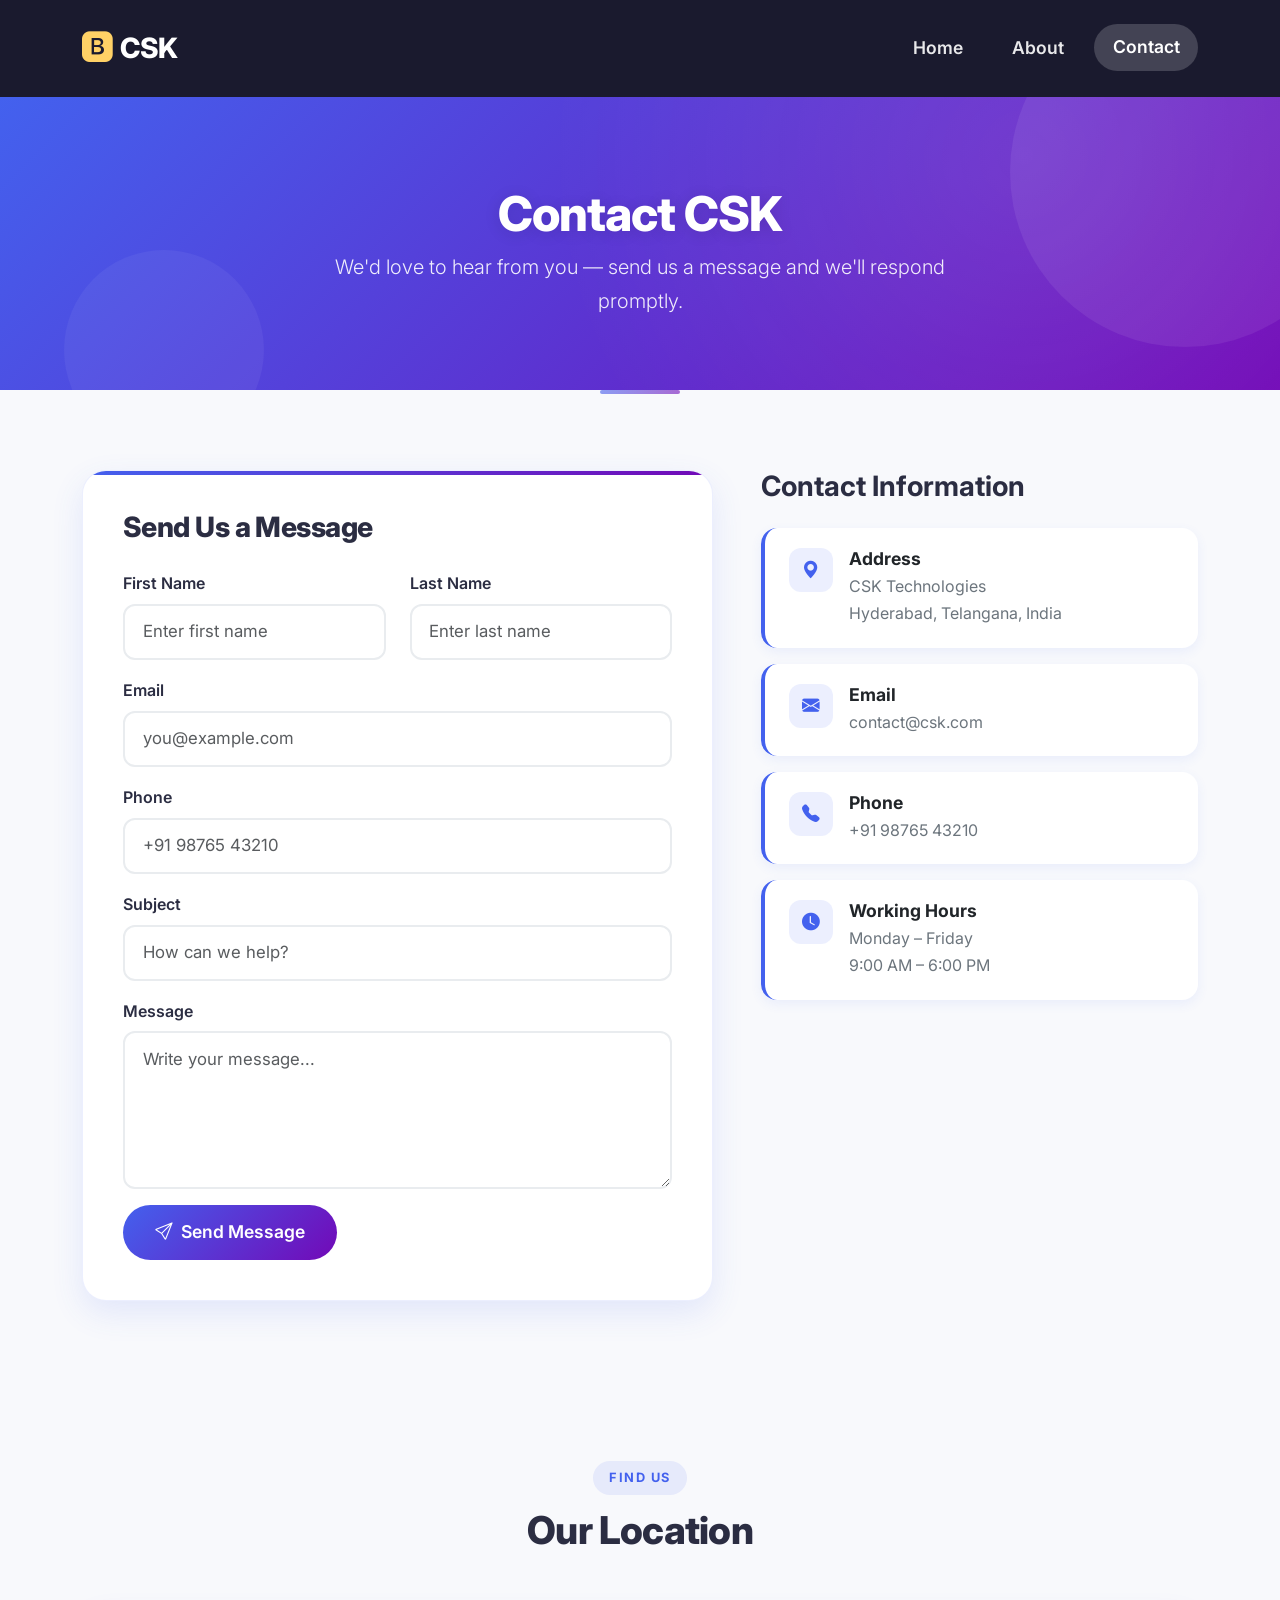
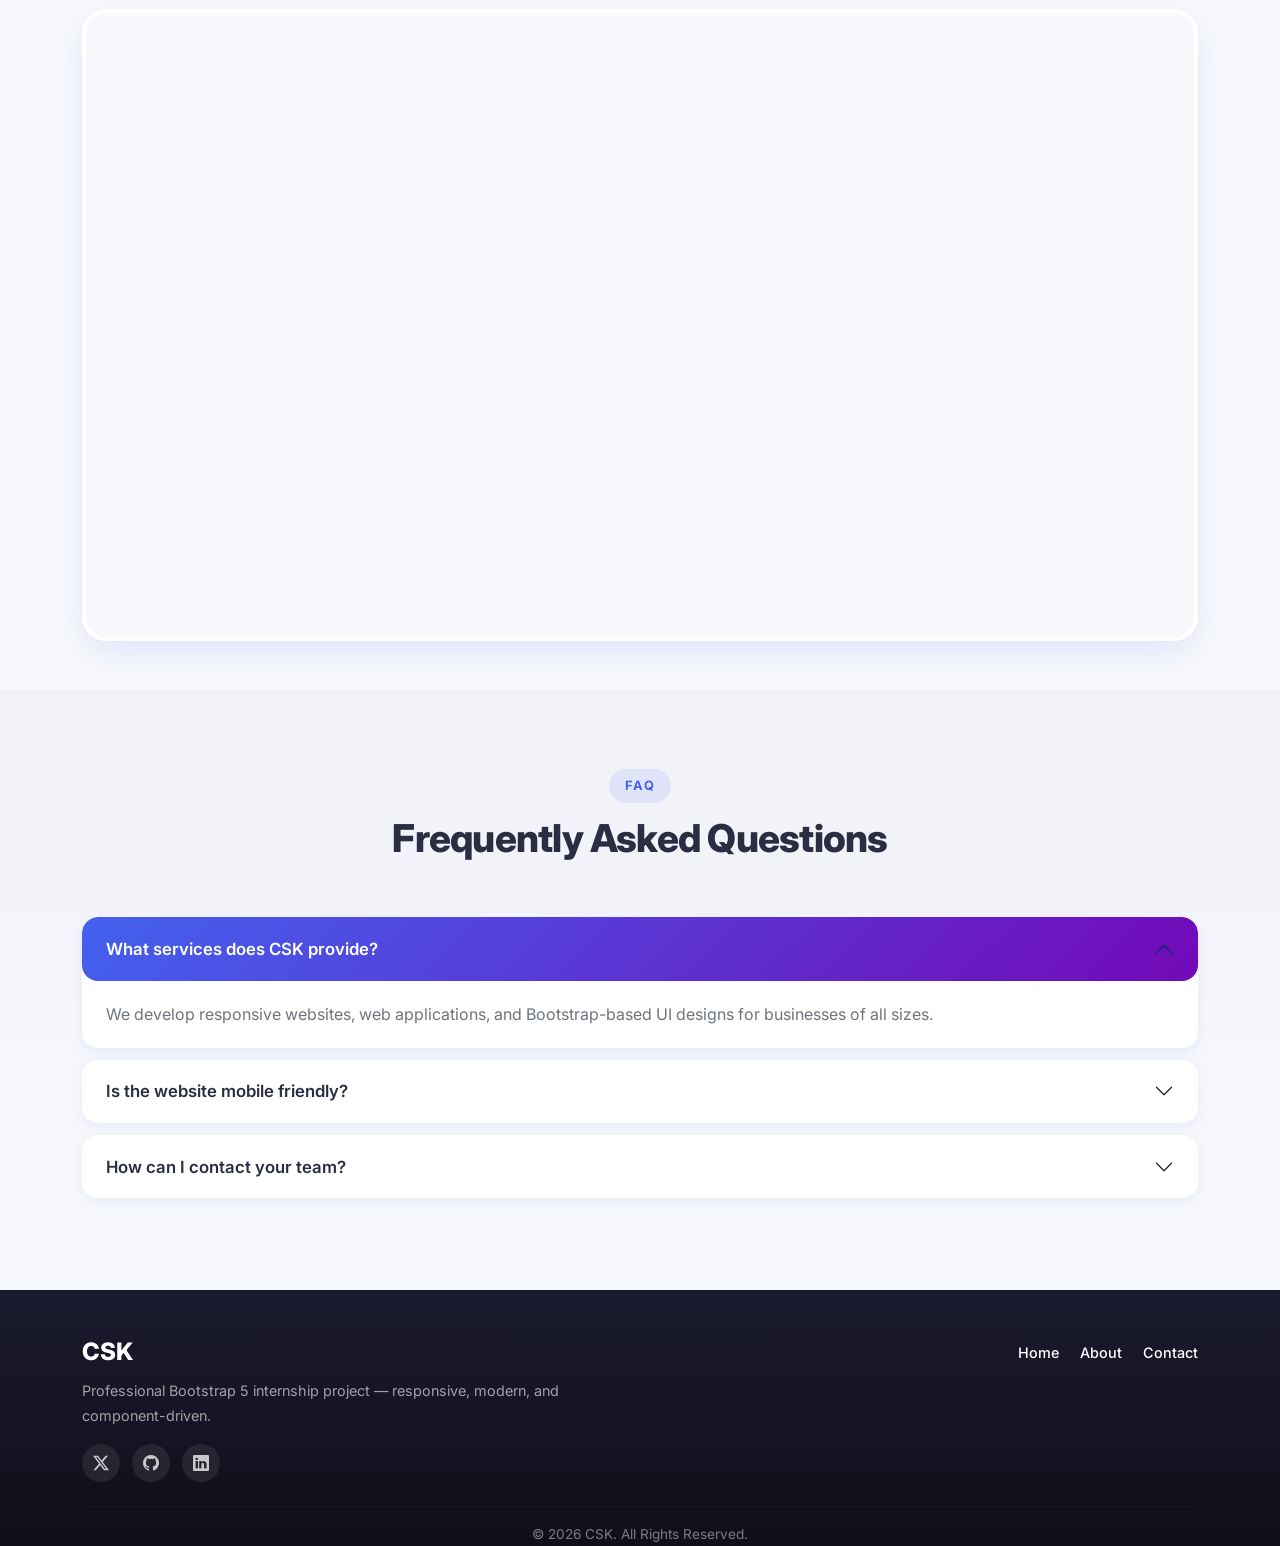
<file: contact.html>
<!DOCTYPE html>
<html lang="en">

<head>
    <meta charset="UTF-8">
    <meta name="viewport" content="width=device-width, initial-scale=1.0">
    <title>Contact | CSK — Bootstrap 5 UI Project</title>

    <link href="https://cdn.jsdelivr.net/npm/bootstrap@5.3.7/dist/css/bootstrap.min.css" rel="stylesheet">
    <link rel="stylesheet" href="https://cdn.jsdelivr.net/npm/bootstrap-icons@1.11.3/font/bootstrap-icons.min.css">
    <link rel="stylesheet" href="css/style.css">
</head>

<body class="contact-page">

    <!-- Navbar -->
    <nav class="navbar navbar-expand-lg navbar-dark sticky-top">
        <div class="container">
            <a class="navbar-brand" href="index.html">
                <i class="bi bi-bootstrap-fill"></i> CSK
            </a>

            <button class="navbar-toggler" type="button" data-bs-toggle="collapse" data-bs-target="#navbar">
                <span class="navbar-toggler-icon"></span>
            </button>

            <div class="collapse navbar-collapse" id="navbar">
                <ul class="navbar-nav ms-auto">
                    <li class="nav-item">
                        <a class="nav-link" href="index.html">Home</a>
                    </li>
                    <li class="nav-item">
                        <a class="nav-link" href="about.html">About</a>
                    </li>
                    <li class="nav-item">
                        <a class="nav-link active" href="contact.html">Contact</a>
                    </li>
                </ul>
            </div>
        </div>
    </nav>

    <!-- Page Hero -->
    <section class="page-hero text-center">
        <div class="container">
            <h1>Contact CSK</h1>
            <p class="lead">We'd love to hear from you — send us a message and we'll respond promptly.</p>
        </div>
    </section>

    <!-- Contact Form & Info -->
    <section class="content-section">
        <div class="container">
            <div class="row g-5">
                <div class="col-lg-7">
                    <div class="contact-form-wrap">
                        <h2>Send Us a Message</h2>
                        <form id="contactForm" novalidate>
                            <div class="row">
                                <div class="col-md-6 mb-3">
                                    <label class="form-label" for="firstName">First Name</label>
                                    <input type="text" class="form-control" id="firstName" placeholder="Enter first name" required>
                                    <div class="invalid-feedback">Please enter your first name.</div>
                                </div>
                                <div class="col-md-6 mb-3">
                                    <label class="form-label" for="lastName">Last Name</label>
                                    <input type="text" class="form-control" id="lastName" placeholder="Enter last name" required>
                                    <div class="invalid-feedback">Please enter your last name.</div>
                                </div>
                            </div>

                            <div class="mb-3">
                                <label class="form-label" for="email">Email</label>
                                <input type="email" class="form-control" id="email" placeholder="you@example.com" required>
                                <div class="invalid-feedback">Please enter a valid email address.</div>
                            </div>

                            <div class="mb-3">
                                <label class="form-label" for="phone">Phone</label>
                                <input type="tel" class="form-control" id="phone" placeholder="+91 98765 43210">
                            </div>

                            <div class="mb-3">
                                <label class="form-label" for="subject">Subject</label>
                                <input type="text" class="form-control" id="subject" placeholder="How can we help?">
                            </div>

                            <div class="mb-3">
                                <label class="form-label" for="message">Message</label>
                                <textarea class="form-control" id="message" rows="5" placeholder="Write your message..." required></textarea>
                                <div class="invalid-feedback">Please enter your message.</div>
                            </div>

                            <button type="submit" class="btn btn-primary btn-lg">
                                <i class="bi bi-send me-2"></i>Send Message
                            </button>
                        </form>
                    </div>
                </div>

                <div class="col-lg-5">
                    <h2 class="fw-bold mb-4">Contact Information</h2>

                    <div class="card contact-info-card">
                        <div class="card-body">
                            <div class="info-icon"><i class="bi bi-geo-alt-fill"></i></div>
                            <div>
                                <h5>Address</h5>
                                <p>CSK Technologies<br>Hyderabad, Telangana, India</p>
                            </div>
                        </div>
                    </div>

                    <div class="card contact-info-card">
                        <div class="card-body">
                            <div class="info-icon"><i class="bi bi-envelope-fill"></i></div>
                            <div>
                                <h5>Email</h5>
                                <p>contact@csk.com</p>
                            </div>
                        </div>
                    </div>

                    <div class="card contact-info-card">
                        <div class="card-body">
                            <div class="info-icon"><i class="bi bi-telephone-fill"></i></div>
                            <div>
                                <h5>Phone</h5>
                                <p>+91 98765 43210</p>
                            </div>
                        </div>
                    </div>

                    <div class="card contact-info-card">
                        <div class="card-body">
                            <div class="info-icon"><i class="bi bi-clock-fill"></i></div>
                            <div>
                                <h5>Working Hours</h5>
                                <p>Monday – Friday<br>9:00 AM – 6:00 PM</p>
                            </div>
                        </div>
                    </div>
                </div>
            </div>
        </div>
    </section>

    <!-- Map -->
    <section class="pb-5">
        <div class="container">
            <div class="section-header">
                <span class="section-label">Find Us</span>
                <h2>Our Location</h2>
            </div>
            <div class="map-wrap ratio ratio-16x9">
                <iframe src="https://www.google.com/maps?q=Hyderabad&output=embed" allowfullscreen loading="lazy"
                    title="CSK office location on Google Maps"></iframe>
            </div>
        </div>
    </section>

    <!-- FAQ -->
    <section class="bg-light">
        <div class="container">
            <div class="section-header">
                <span class="section-label">FAQ</span>
                <h2>Frequently Asked Questions</h2>
            </div>

            <div class="accordion" id="faq">
                <div class="accordion-item">
                    <h2 class="accordion-header">
                        <button class="accordion-button" type="button" data-bs-toggle="collapse" data-bs-target="#faqOne">
                            What services does CSK provide?
                        </button>
                    </h2>
                    <div id="faqOne" class="accordion-collapse collapse show" data-bs-parent="#faq">
                        <div class="accordion-body">
                            We develop responsive websites, web applications, and Bootstrap-based UI designs for businesses of all sizes.
                        </div>
                    </div>
                </div>

                <div class="accordion-item">
                    <h2 class="accordion-header">
                        <button class="accordion-button collapsed" type="button" data-bs-toggle="collapse" data-bs-target="#faqTwo">
                            Is the website mobile friendly?
                        </button>
                    </h2>
                    <div id="faqTwo" class="accordion-collapse collapse" data-bs-parent="#faq">
                        <div class="accordion-body">
                            Yes. Every page is built using Bootstrap 5 and works perfectly on desktop, tablet, and mobile devices.
                        </div>
                    </div>
                </div>

                <div class="accordion-item">
                    <h2 class="accordion-header">
                        <button class="accordion-button collapsed" type="button" data-bs-toggle="collapse" data-bs-target="#faqThree">
                            How can I contact your team?
                        </button>
                    </h2>
                    <div id="faqThree" class="accordion-collapse collapse" data-bs-parent="#faq">
                        <div class="accordion-body">
                            Use the contact form above or email us at contact@csk.com anytime during working hours.
                        </div>
                    </div>
                </div>
            </div>
        </div>
    </section>

    <!-- Success Modal -->
    <div class="modal fade" id="successModal" tabindex="-1" aria-hidden="true">
        <div class="modal-dialog modal-dialog-centered">
            <div class="modal-content" style="border-radius: 16px; border: none;">
                <div class="modal-body text-center p-5">
                    <div class="icon-circle success mx-auto mb-3" style="width: 64px; height: 64px;">
                        <i class="bi bi-check-lg fs-4"></i>
                    </div>
                    <h4 class="fw-bold mb-2">Message Sent!</h4>
                    <p class="text-muted mb-4">Thank you for reaching out. We'll get back to you shortly.</p>
                    <button type="button" class="btn btn-primary" data-bs-dismiss="modal">Close</button>
                </div>
            </div>
        </div>
    </div>

    <!-- Footer -->
    <footer class="bg-dark text-white">
        <div class="container">
            <div class="row align-items-start">
                <div class="col-md-6">
                    <h4>CSK</h4>
                    <p>Professional Bootstrap 5 internship project — responsive, modern, and component-driven.</p>
                    <div class="footer-social">
                        <a href="#" aria-label="Twitter"><i class="bi bi-twitter-x"></i></a>
                        <a href="#" aria-label="GitHub"><i class="bi bi-github"></i></a>
                        <a href="#" aria-label="LinkedIn"><i class="bi bi-linkedin"></i></a>
                    </div>
                </div>
                <div class="col-md-6 text-md-end">
                    <a href="index.html" class="text-white text-decoration-none me-3">Home</a>
                    <a href="about.html" class="text-white text-decoration-none me-3">About</a>
                    <a href="contact.html" class="text-white text-decoration-none">Contact</a>
                </div>
            </div>
            <hr>
            <div class="text-center footer-bottom">
                &copy; 2026 CSK. All Rights Reserved.
            </div>
        </div>
    </footer>

    <script src="https://cdn.jsdelivr.net/npm/bootstrap@5.3.7/dist/js/bootstrap.bundle.min.js"></script>
    <script src="js/script.js"></script>
</body>

</html>
</file>
<file: css/style.css>
/* ===================================================
   DESIGN TOKENS
=================================================== */
@import url('https://fonts.googleapis.com/css2?family=Inter:wght@300;400;500;600;700;800&display=swap');

:root {
    --primary: #4361ee;
    --primary-dark: #3a0ca3;
    --secondary: #7209b7;
    --accent: #f72585;
    --success: #06d6a0;
    --warning: #ffd166;
    --dark: #1a1a2e;
    --text: #2b2d42;
    --text-muted: #6c757d;
    --bg: #f8f9fc;
    --white: #ffffff;
    --gradient: linear-gradient(135deg, var(--primary) 0%, var(--secondary) 100%);
    --gradient-dark: linear-gradient(135deg, var(--primary-dark) 0%, var(--secondary) 100%);
    --navbar-bg: #1a1a2e;
    --footer-bg: linear-gradient(180deg, #1a1a2e 0%, #0f0f1a 100%);
    --hero-bg: var(--gradient);
    --shadow-sm: 0 4px 12px rgba(67, 97, 238, 0.08);
    --shadow-md: 0 12px 32px rgba(67, 97, 238, 0.12);
    --shadow-lg: 0 20px 50px rgba(67, 97, 238, 0.18);
    --radius: 16px;
    --radius-lg: 24px;
    --transition: 0.35s cubic-bezier(0.4, 0, 0.2, 1);
}

/* ===================================================
   GLOBAL RESET & BASE
=================================================== */
*,
*::before,
*::after {
    margin: 0;
    padding: 0;
    box-sizing: border-box;
}

html {
    scroll-behavior: smooth;
}

body {
    font-family: 'Inter', system-ui, -apple-system, sans-serif;
    background: var(--bg);
    color: var(--text);
    line-height: 1.7;
    overflow-x: hidden;
}

::selection {
    background: var(--primary);
    color: var(--white);
}

img {
    max-width: 100%;
    height: auto;
    transition: transform var(--transition);
}

a {
    text-decoration: none;
    transition: color var(--transition);
}

/* ===================================================
   NAVBAR
=================================================== */
.navbar {
    padding: 1.1rem 0;
    background: var(--navbar-bg) !important;
    box-shadow: none !important;
    transition: padding var(--transition);
}

.navbar.bg-primary {
    background: var(--navbar-bg) !important;
}

.navbar.scrolled {
    padding: 0.75rem 0;
    box-shadow: none !important;
}

.navbar-brand {
    font-size: 1.75rem;
    font-weight: 800;
    letter-spacing: -0.02em;
    display: flex;
    align-items: center;
    gap: 0.55rem;
}

.navbar-brand i {
    font-size: 1.9rem;
    color: var(--warning);
}

.navbar-nav .nav-link {
    font-size: 1.1rem;
    font-weight: 600;
    margin-left: 0.75rem;
    padding: 0.55rem 1.15rem !important;
    border-radius: 50px;
    color: rgba(255, 255, 255, 0.9) !important;
    transition: background var(--transition), color var(--transition), transform var(--transition);
}

.navbar-nav .nav-link:hover,
.navbar-nav .nav-link.active {
    background: rgba(255, 255, 255, 0.18);
    color: var(--white) !important;
    transform: translateY(-1px);
}

.navbar-toggler {
    border: 2px solid rgba(255, 255, 255, 0.4);
    padding: 0.4rem 0.6rem;
}

.navbar-toggler:focus {
    box-shadow: 0 0 0 3px rgba(255, 255, 255, 0.25);
}

/* ===================================================
   HERO — HOME
=================================================== */
.hero {
    min-height: 88vh;
    padding: 5rem 0 5rem;
    display: flex;
    align-items: center;
    background:
        radial-gradient(circle at 15% 85%, rgba(255, 255, 255, 0.1) 0%, transparent 45%),
        radial-gradient(circle at 85% 15%, rgba(255, 255, 255, 0.12) 0%, transparent 40%),
        var(--hero-bg);
    color: var(--white);
    position: relative;
    overflow: hidden;
}

.hero::before,
.hero::after {
    content: "";
    position: absolute;
    border-radius: 50%;
    background: rgba(255, 255, 255, 0.07);
    pointer-events: none;
    z-index: 0;
}

.hero::before {
    width: 500px;
    height: 500px;
    top: -200px;
    right: -150px;
    animation: float 8s ease-in-out infinite;
}

.hero::after {
    width: 350px;
    height: 350px;
    bottom: -120px;
    left: -100px;
    animation: float 10s ease-in-out infinite reverse;
}

.hero .container {
    position: relative;
    z-index: 1;
}

.hero h1 {
    font-size: clamp(2.2rem, 5vw, 3.6rem);
    font-weight: 800;
    line-height: 1.12;
    letter-spacing: -0.03em;
    margin-bottom: 1.25rem;
    text-shadow: 0 2px 20px rgba(0, 0, 0, 0.15);
}

.hero .lead {
    color: rgba(255, 255, 255, 0.92);
    font-size: 1.2rem;
    max-width: 540px;
    margin-bottom: 2.25rem;
    line-height: 1.75;
}

.hero-img-wrap {
    position: relative;
}

.hero-img-wrap::before {
    content: "";
    position: absolute;
    inset: -12px;
    border-radius: var(--radius-lg);
    background: rgba(255, 255, 255, 0.12);
    transform: rotate(3deg);
    z-index: 0;
}

.hero img {
    position: relative;
    z-index: 1;
    border-radius: var(--radius-lg);
    box-shadow: 0 25px 60px rgba(0, 0, 0, 0.3);
}

.hero img:hover {
    transform: translateY(-8px) scale(1.01);
}

.hero-badge {
    display: inline-flex;
    align-items: center;
    gap: 0.5rem;
    background: rgba(255, 255, 255, 0.18);
    backdrop-filter: blur(10px);
    padding: 0.55rem 1.15rem;
    border-radius: 50px;
    font-size: 0.9rem;
    font-weight: 600;
    margin-bottom: 1.5rem;
    border: 1px solid rgba(255, 255, 255, 0.25);
    box-shadow: 0 4px 15px rgba(0, 0, 0, 0.1);
}

/* ===================================================
   PAGE HERO — INNER PAGES
=================================================== */
.page-hero {
    padding: 5.5rem 0 4.5rem;
    background:
        radial-gradient(circle at 80% 20%, rgba(255, 255, 255, 0.1) 0%, transparent 45%),
        var(--hero-bg);
    color: var(--white);
    position: relative;
    overflow: hidden;
}

.page-hero::before {
    content: "";
    position: absolute;
    width: 350px;
    height: 350px;
    background: rgba(255, 255, 255, 0.07);
    border-radius: 50%;
    top: -100px;
    right: -80px;
    animation: float 9s ease-in-out infinite;
}

.page-hero::after {
    content: "";
    position: absolute;
    width: 200px;
    height: 200px;
    background: rgba(255, 255, 255, 0.05);
    border-radius: 50%;
    bottom: -60px;
    left: 5%;
}

.page-hero .container {
    position: relative;
    z-index: 1;
}

.page-hero h1 {
    font-size: clamp(2.2rem, 4.5vw, 3rem);
    font-weight: 800;
    letter-spacing: -0.02em;
    text-shadow: 0 2px 16px rgba(0, 0, 0, 0.12);
}

.page-hero .lead {
    color: rgba(255, 255, 255, 0.9);
    font-size: 1.15rem;
    max-width: 620px;
    margin: 0 auto;
    line-height: 1.7;
}

/* ===================================================
   CAROUSEL
=================================================== */
.testimonial-carousel {
    max-width: 900px;
    margin: 0 auto;
    padding-bottom: 3rem;
}

.testimonial-carousel .carousel-indicators {
    bottom: 0;
}

.testimonial-carousel .carousel-indicators button {
    width: 10px;
    height: 10px;
    border-radius: 50%;
    background-color: var(--primary);
    opacity: 0.35;
}

.testimonial-carousel .carousel-indicators button.active {
    opacity: 1;
}

.testimonial-carousel .carousel-control-prev,
.testimonial-carousel .carousel-control-next {
    width: 48px;
    height: 48px;
    top: 50%;
    transform: translateY(-50%);
    background: var(--white);
    border-radius: 50%;
    opacity: 1;
    box-shadow: var(--shadow-md);
}

.testimonial-carousel .carousel-control-prev {
    left: -24px;
}

.testimonial-carousel .carousel-control-next {
    right: -24px;
}

.testimonial-carousel .carousel-control-prev-icon,
.testimonial-carousel .carousel-control-next-icon {
    filter: invert(35%) sepia(90%) saturate(1500%) hue-rotate(220deg);
    width: 1.25rem;
    height: 1.25rem;
}

.testimonial-card {
    background: var(--white);
    border-radius: var(--radius-lg);
    padding: 2.5rem;
    box-shadow: var(--shadow-md);
    border: 1px solid rgba(67, 97, 238, 0.08);
    min-height: 280px;
}

.testimonial-avatar {
    width: 100px;
    height: 100px;
    border-radius: 50%;
    object-fit: cover;
    border: 4px solid var(--white);
    box-shadow: var(--shadow-sm);
}

.testimonial-text {
    font-size: 1.1rem;
    color: var(--text-muted);
    line-height: 1.8;
    font-style: italic;
    margin: 0.75rem 0 1rem;
}

/* ===================================================
   SECTIONS
=================================================== */
section {
    padding: 5rem 0;
}

.section-header {
    text-align: center;
    margin-bottom: 3.5rem;
}

.section-label {
    display: inline-block;
    font-size: 0.8rem;
    font-weight: 700;
    text-transform: uppercase;
    letter-spacing: 0.12em;
    color: var(--primary);
    background: rgba(67, 97, 238, 0.1);
    padding: 0.4rem 1rem;
    border-radius: 50px;
    margin-bottom: 0.75rem;
}

.section-header h2 {
    font-size: clamp(1.75rem, 3vw, 2.25rem);
    font-weight: 800;
    letter-spacing: -0.02em;
    color: var(--text);
    margin-bottom: 0.75rem;
}

.section-header p {
    color: var(--text-muted);
    font-size: 1.05rem;
    max-width: 560px;
    margin: 0 auto;
}

.bg-light {
    background: linear-gradient(180deg, #f0f2f8 0%, #f8f9fc 100%) !important;
}

/* Content body sections */
.content-section {
    position: relative;
}

.content-section::before {
    content: "";
    position: absolute;
    top: 0;
    left: 50%;
    transform: translateX(-50%);
    width: 80px;
    height: 4px;
    background: var(--gradient);
    border-radius: 4px;
    opacity: 0.6;
}

/* ===================================================
   BUTTONS
=================================================== */
.btn {
    padding: 0.75rem 1.75rem;
    font-weight: 600;
    font-size: 0.95rem;
    border-radius: 50px;
    transition: transform var(--transition), box-shadow var(--transition), background var(--transition);
}

.btn:hover {
    transform: translateY(-3px);
    box-shadow: var(--shadow-md);
}

.btn-lg {
    padding: 0.9rem 2rem;
    font-size: 1rem;
}

.btn-primary {
    background: var(--gradient);
    border: none;
}

.btn-primary:hover,
.btn-primary:focus {
    background: var(--gradient-dark);
    border: none;
}

.btn-outline-primary {
    border: 2px solid var(--primary);
    color: var(--primary);
}

.btn-outline-primary:hover {
    background: var(--primary);
    border-color: var(--primary);
    color: var(--white);
}

.hero .btn-outline-primary {
    color: var(--white);
    border-color: rgba(255, 255, 255, 0.7);
    background: transparent;
}

.hero .btn-outline-primary:hover {
    background: var(--white);
    color: var(--primary);
    border-color: var(--white);
}

.btn-light:hover {
    background: var(--white);
    color: var(--primary);
}

/* ===================================================
   FEATURE CARDS
=================================================== */
.feature-card {
    border: none;
    border-radius: var(--radius);
    background: var(--white);
    box-shadow: var(--shadow-sm);
    transition: transform var(--transition), box-shadow var(--transition);
    height: 100%;
    overflow: hidden;
    border: 1px solid rgba(67, 97, 238, 0.06);
}

.feature-card:hover {
    transform: translateY(-10px);
    box-shadow: var(--shadow-lg);
}

.feature-card .card-body {
    padding: 2.5rem 2rem;
    text-align: center;
}

.icon-circle {
    width: 72px;
    height: 72px;
    border-radius: 50%;
    display: inline-flex;
    align-items: center;
    justify-content: center;
    margin-bottom: 1.25rem;
    font-size: 1.75rem;
    transition: transform var(--transition);
}

.feature-card:hover .icon-circle {
    transform: scale(1.1) rotate(5deg);
}

.icon-circle.primary { background: rgba(67, 97, 238, 0.12); color: var(--primary); }
.icon-circle.success { background: rgba(6, 214, 160, 0.12); color: #05a87e; }
.icon-circle.danger  { background: rgba(247, 37, 133, 0.12); color: var(--accent); }
.icon-circle.warning { background: rgba(255, 209, 102, 0.2); color: #e6a800; }

.feature-card h4 {
    font-weight: 700;
    margin-bottom: 0.75rem;
    font-size: 1.15rem;
}

.feature-card p {
    color: var(--text-muted);
    font-size: 0.95rem;
    margin: 0;
}

/* ===================================================
   SERVICE CARDS
=================================================== */
.service-card {
    border: none;
    border-radius: var(--radius);
    overflow: hidden;
    background: var(--white);
    box-shadow: var(--shadow-sm);
    transition: transform var(--transition), box-shadow var(--transition);
    height: 100%;
    border: 1px solid rgba(67, 97, 238, 0.06);
}

.service-card:hover {
    transform: translateY(-10px);
    box-shadow: var(--shadow-lg);
}

.service-card .card-img-top {
    height: 220px;
    object-fit: cover;
    transition: transform 0.5s ease;
}

.service-card:hover .card-img-top {
    transform: scale(1.05);
}

.service-card .img-wrap {
    overflow: hidden;
}

.service-card .card-body {
    padding: 1.75rem;
}

.service-card h4 {
    font-weight: 700;
    margin-bottom: 0.5rem;
}

.service-card p {
    color: var(--text-muted);
    font-size: 0.95rem;
    margin-bottom: 1.25rem;
}

/* ===================================================
   TEAM CARDS
=================================================== */
.team-card {
    border: none;
    border-radius: var(--radius);
    overflow: hidden;
    background: var(--white);
    box-shadow: var(--shadow-sm);
    transition: transform var(--transition), box-shadow var(--transition);
    text-align: center;
}

.team-card:hover {
    transform: translateY(-8px);
    box-shadow: var(--shadow-lg);
}

.team-card .card-img-top {
    height: 280px;
    object-fit: cover;
    object-position: top center;
}

.team-card .card-body {
    padding: 1.5rem;
}

.team-card h4 {
    font-weight: 700;
    margin-bottom: 0.25rem;
}

.team-card .role {
    color: var(--primary);
    font-weight: 600;
    font-size: 0.9rem;
}

/* ===================================================
   STATS
=================================================== */
.stats-section {
    background: var(--gradient) !important;
    position: relative;
    overflow: hidden;
}

.stats-section::before {
    content: "";
    position: absolute;
    inset: 0;
    background: url("data:image/svg+xml,%3Csvg width='60' height='60' viewBox='0 0 60 60' xmlns='http://www.w3.org/2000/svg'%3E%3Cg fill='none' fill-rule='evenodd'%3E%3Cg fill='%23ffffff' fill-opacity='0.04'%3E%3Cpath d='M36 34v-4h-2v4h-4v2h4v4h2v-4h4v-2h-4zm0-30V0h-2v4h-4v2h4v4h2V6h4V4h-4zM6 34v-4H4v4H0v2h4v4h2v-4h4v-2H6zM6 4V0H4v4H0v2h4v4h2V6h4V4H6z'/%3E%3C/g%3E%3C/g%3E%3C/svg%3E");
    pointer-events: none;
}

.stat-item {
    padding: 1.5rem;
}

.stat-item h1 {
    font-size: clamp(2rem, 4vw, 3rem);
    font-weight: 800;
    margin-bottom: 0.25rem;
    letter-spacing: -0.02em;
}

.stat-item p {
    font-size: 1rem;
    opacity: 0.85;
    margin: 0;
    font-weight: 500;
}

/* ===================================================
   CTA BANNER
=================================================== */
.cta-banner {
    background: var(--gradient) !important;
    position: relative;
    overflow: hidden;
}

.cta-banner::before {
    content: "";
    position: absolute;
    width: 200px;
    height: 200px;
    background: rgba(255, 255, 255, 0.08);
    border-radius: 50%;
    top: -60px;
    right: 10%;
}

.cta-banner h2 {
    font-weight: 800;
    margin-bottom: 0.75rem;
}

.cta-banner p {
    opacity: 0.9;
    margin-bottom: 1.5rem;
}

/* ===================================================
   ABOUT PAGE
=================================================== */
.about-img {
    border-radius: var(--radius-lg);
    box-shadow: var(--shadow-lg);
}

.about-content h2 {
    font-weight: 800;
    letter-spacing: -0.02em;
}

.about-content p {
    color: var(--text-muted);
    margin-bottom: 1rem;
}

.mission-card {
    border: none;
    border-radius: var(--radius);
    background: var(--white);
    box-shadow: var(--shadow-sm);
    height: 100%;
    transition: transform var(--transition), box-shadow var(--transition);
}

.mission-card:hover {
    transform: translateY(-6px);
    box-shadow: var(--shadow-md);
}

.mission-card .card-body {
    padding: 2.5rem 2rem;
    text-align: center;
}

.mission-card i {
    font-size: 2.75rem;
}

.mission-card h3 {
    font-weight: 700;
    margin: 1rem 0 0.75rem;
}

.mission-card p {
    color: var(--text-muted);
    margin: 0;
}

/* ===================================================
   CONTACT PAGE
=================================================== */
.contact-form-wrap {
    background: var(--white);
    padding: 2.5rem;
    border-radius: var(--radius-lg);
    box-shadow: var(--shadow-md);
    border: 1px solid rgba(67, 97, 238, 0.1);
    position: relative;
    overflow: hidden;
}

.contact-form-wrap::before {
    content: "";
    position: absolute;
    top: 0;
    left: 0;
    right: 0;
    height: 4px;
    background: var(--gradient);
}

.contact-form-wrap h2 {
    font-weight: 800;
    margin-bottom: 1.5rem;
    letter-spacing: -0.02em;
}

.form-label {
    font-weight: 600;
    font-size: 0.9rem;
    color: var(--text);
    margin-bottom: 0.4rem;
}

.form-control {
    border: 2px solid #e9ecef;
    border-radius: 12px;
    padding: 0.75rem 1rem;
    font-size: 0.95rem;
    transition: border-color var(--transition), box-shadow var(--transition);
}

.form-control:focus {
    border-color: var(--primary);
    box-shadow: 0 0 0 4px rgba(67, 97, 238, 0.12);
}

textarea.form-control {
    resize: vertical;
    min-height: 140px;
}

.contact-info-card {
    border: none;
    border-radius: var(--radius);
    background: var(--white);
    box-shadow: var(--shadow-sm);
    margin-bottom: 1rem;
    transition: transform var(--transition), box-shadow var(--transition);
    border-left: 4px solid var(--primary);
}

.contact-info-card:hover {
    transform: translateX(6px);
    box-shadow: var(--shadow-md);
}

.contact-info-card .card-body {
    padding: 1.25rem 1.5rem;
    display: flex;
    align-items: flex-start;
    gap: 1rem;
}

.contact-info-card .info-icon {
    width: 44px;
    height: 44px;
    border-radius: 12px;
    background: rgba(67, 97, 238, 0.1);
    color: var(--primary);
    display: flex;
    align-items: center;
    justify-content: center;
    font-size: 1.1rem;
    flex-shrink: 0;
}

.contact-info-card h5 {
    font-weight: 700;
    font-size: 0.95rem;
    margin-bottom: 0.25rem;
}

.contact-info-card p {
    color: var(--text-muted);
    font-size: 0.9rem;
    margin: 0;
}

.map-wrap {
    border-radius: var(--radius-lg);
    overflow: hidden;
    box-shadow: var(--shadow-md);
    border: 4px solid var(--white);
}

.map-wrap iframe {
    border: none;
    border-radius: 0;
}

/* Contact page — larger typography */
.contact-page {
    font-size: 1.0625rem;
}

.contact-page .page-hero h1 {
    font-size: clamp(2.25rem, 4.5vw, 3rem);
}

.contact-page .page-hero .lead {
    font-size: 1.25rem;
}

.contact-page .contact-form-wrap h2,
.contact-page .col-lg-5 > h2 {
    font-size: 1.75rem;
}

.contact-page .form-label {
    font-size: 1rem;
}

.contact-page .form-control {
    font-size: 1.05rem;
    padding: 0.85rem 1.1rem;
}

.contact-page .contact-info-card h5 {
    font-size: 1.1rem;
}

.contact-page .contact-info-card p {
    font-size: 1rem;
}

.contact-page .section-header h2 {
    font-size: clamp(1.9rem, 3vw, 2.4rem);
}

.contact-page .section-header p {
    font-size: 1.1rem;
}

.contact-page .accordion-button {
    font-size: 1.05rem;
    padding: 1.35rem 1.5rem;
}

.contact-page .accordion-body {
    font-size: 1rem;
}

.contact-page .btn-lg {
    font-size: 1.1rem;
}

/* ===================================================
   FAQ ACCORDION
=================================================== */
.accordion-item {
    border: none;
    margin-bottom: 0.75rem;
    border-radius: var(--radius) !important;
    overflow: hidden;
    box-shadow: var(--shadow-sm);
}

.accordion-button {
    font-weight: 600;
    font-size: 0.95rem;
    padding: 1.25rem 1.5rem;
    background: var(--white);
    color: var(--text);
    border-radius: var(--radius) !important;
}

.accordion-button:not(.collapsed) {
    background: var(--gradient);
    color: var(--white);
    box-shadow: none;
}

.accordion-button:focus {
    box-shadow: 0 0 0 4px rgba(67, 97, 238, 0.15);
}

.accordion-button::after {
    transition: transform var(--transition);
}

.accordion-body {
    padding: 1.25rem 1.5rem;
    color: var(--text-muted);
    font-size: 0.95rem;
    background: var(--white);
}

/* ===================================================
   FOOTER
=================================================== */
footer {
    background: var(--footer-bg) !important;
    padding-top: 3rem !important;
}

footer h4 {
    font-weight: 800;
    margin-bottom: 0.75rem;
}

footer p {
    color: rgba(255, 255, 255, 0.6);
    font-size: 0.9rem;
}

footer a {
    color: rgba(255, 255, 255, 0.75) !important;
    font-weight: 500;
    font-size: 0.9rem;
    transition: color var(--transition);
}

footer a:hover {
    color: var(--warning) !important;
}

footer hr {
    border-color: rgba(255, 255, 255, 0.1);
    margin: 1.5rem 0 1rem;
}

.footer-social {
    display: flex;
    gap: 0.75rem;
    margin-top: 1rem;
}

.footer-social a {
    width: 38px;
    height: 38px;
    border-radius: 50%;
    background: rgba(255, 255, 255, 0.08);
    display: inline-flex;
    align-items: center;
    justify-content: center;
    font-size: 1rem;
    transition: background var(--transition), transform var(--transition);
}

.footer-social a:hover {
    background: var(--primary);
    transform: translateY(-3px);
    color: var(--white) !important;
}

.footer-bottom {
    color: rgba(255, 255, 255, 0.45);
    font-size: 0.85rem;
}

/* ===================================================
   UTILITIES
=================================================== */
.bg-primary {
    background: var(--gradient) !important;
}

.shadow {
    box-shadow: var(--shadow-sm) !important;
}

.text-gradient {
    background: var(--gradient);
    -webkit-background-clip: text;
    -webkit-text-fill-color: transparent;
    background-clip: text;
}

.fade-in {
    animation: fadeInUp 0.7s ease forwards;
}

/* ===================================================
   ANIMATIONS
=================================================== */
@keyframes float {
    0%, 100% { transform: translateY(0); }
    50%      { transform: translateY(-20px); }
}

@keyframes fadeInUp {
    from {
        opacity: 0;
        transform: translateY(24px);
    }
    to {
        opacity: 1;
        transform: translateY(0);
    }
}

/* ===================================================
   RESPONSIVE
=================================================== */
@media (max-width: 991.98px) {
    .testimonial-carousel .carousel-control-prev {
        left: 0;
    }

    .testimonial-carousel .carousel-control-next {
        right: 0;
    }

    .hero {
        min-height: auto;
        padding: 4rem 0 3.5rem;
        text-align: center;
    }

    .navbar-brand {
        font-size: 1.55rem;
    }

    .navbar-nav .nav-link {
        font-size: 1.05rem;
        margin-left: 0;
        margin-top: 0.35rem;
    }

    .contact-form-wrap {
        margin-bottom: 2rem;
    }

    .hero .lead {
        margin-left: auto;
        margin-right: auto;
    }

    .hero-img-wrap {
        margin-top: 2.5rem;
    }
}

@media (max-width: 767.98px) {
    section {
        padding: 3.5rem 0;
    }

    .section-header {
        margin-bottom: 2.5rem;
    }

    .contact-form-wrap {
        padding: 1.75rem;
    }

    .stat-item {
        padding: 1rem 0;
    }

    footer .text-md-end {
        text-align: left !important;
        margin-top: 1rem;
    }
}

@media (max-width: 575.98px) {
    .hero .btn {
        display: block;
        width: 100%;
        margin-bottom: 0.75rem;
    }

    .hero .btn.me-3 {
        margin-right: 0 !important;
    }

    .team-card .card-img-top {
        height: 240px;
    }
}
</file>
